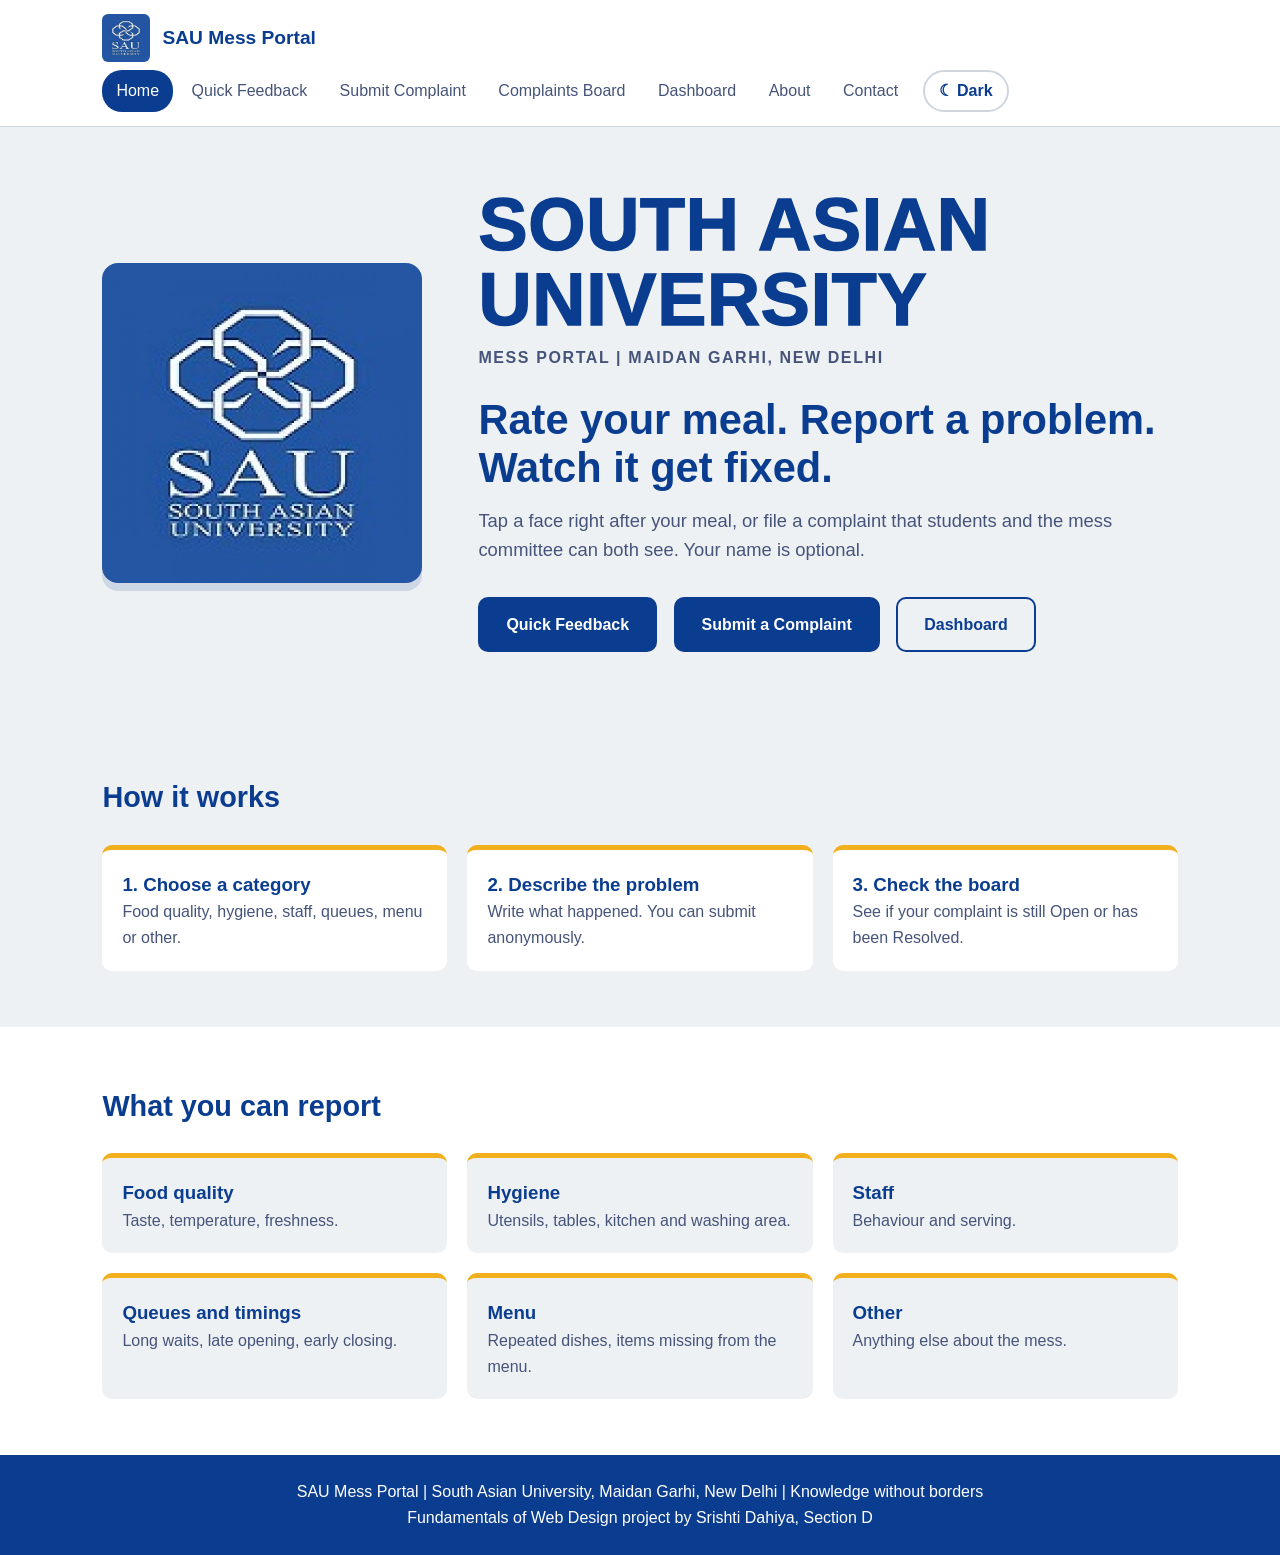
<file: index.html>
<!DOCTYPE html>
<html lang="en">
<head>
  <meta charset="UTF-8">
  <meta name="viewport" content="width=device-width, initial-scale=1.0">
  <title>SAU Mess Portal</title>
  <script>try{var t=localStorage.getItem("messTheme")||(matchMedia("(prefers-color-scheme: dark)").matches?"dark":"light");document.documentElement.dataset.theme=t}catch(e){}</script>
  <link rel="icon" href="images/logo.png">
  <link rel="stylesheet" href="css/style.css?v=6">
</head>
<body>
  <header>
    <a class="brand" href="index.html"><img class="logo" src="images/logo.png" alt="South Asian University logo" onerror="this.hidden=true;this.parentNode.classList.add('nologo')">SAU Mess Portal</a>
    <nav>
      <a class="active" href="../index.html">Home</a>
      <a href="pages/feedback.html">Quick Feedback</a>
      <a href="pages/submit.html">Submit Complaint</a>
      <a href="pages/board.html">Complaints Board</a>
      <a href="pages/dashboard.html">Dashboard</a>
      <a href="pages/about.html">About</a>
      <a href="pages/contact.html">Contact</a>
    </nav>
  </header>

  <section class="hero hero-split">
    <img class="hero-logo" src="images/logo.png" alt="South Asian University logo" onerror="this.hidden=true">
    <div class="hero-content">
      <p class="uni-name">South Asian University</p>
      <p class="uni-sub">Mess Portal | Maidan Garhi, New Delhi</p>
      <h1>Rate your meal. Report a problem. Watch it get fixed.</h1>
      <p>Tap a face right after your meal, or file a complaint that students and the mess committee can both see. Your name is optional.</p>
      <a class="btn" href="pages/feedback.html">Quick Feedback</a>
      <a class="btn" href="pages/submit.html">Submit a Complaint</a>
      <a class="btn light" href="pages/dashboard.html">Dashboard</a>
    </div>
  </section>

  <section>
    <h2>How it works</h2>
    <div class="grid">
      <div><h3>1. Choose a category</h3><p>Food quality, hygiene, staff, queues, menu or other.</p></div>
      <div><h3>2. Describe the problem</h3><p>Write what happened. You can submit anonymously.</p></div>
      <div><h3>3. Check the board</h3><p>See if your complaint is still Open or has been Resolved.</p></div>
    </div>
  </section>

  <section class="tint">
    <h2>What you can report</h2>
    <div class="grid">
      <div><h3>Food quality</h3><p>Taste, temperature, freshness.</p></div>
      <div><h3>Hygiene</h3><p>Utensils, tables, kitchen and washing area.</p></div>
      <div><h3>Staff</h3><p>Behaviour and serving.</p></div>
      <div><h3>Queues and timings</h3><p>Long waits, late opening, early closing.</p></div>
      <div><h3>Menu</h3><p>Repeated dishes, items missing from the menu.</p></div>
      <div><h3>Other</h3><p>Anything else about the mess.</p></div>
    </div>
  </section>

  <footer>SAU Mess Portal | South Asian University, Maidan Garhi, New Delhi | Knowledge without borders<br>Fundamentals of Web Design project by Srishti Dahiya, Section D</footer>
  <script src="js/script.js"></script>
</body>
</html>
</file>
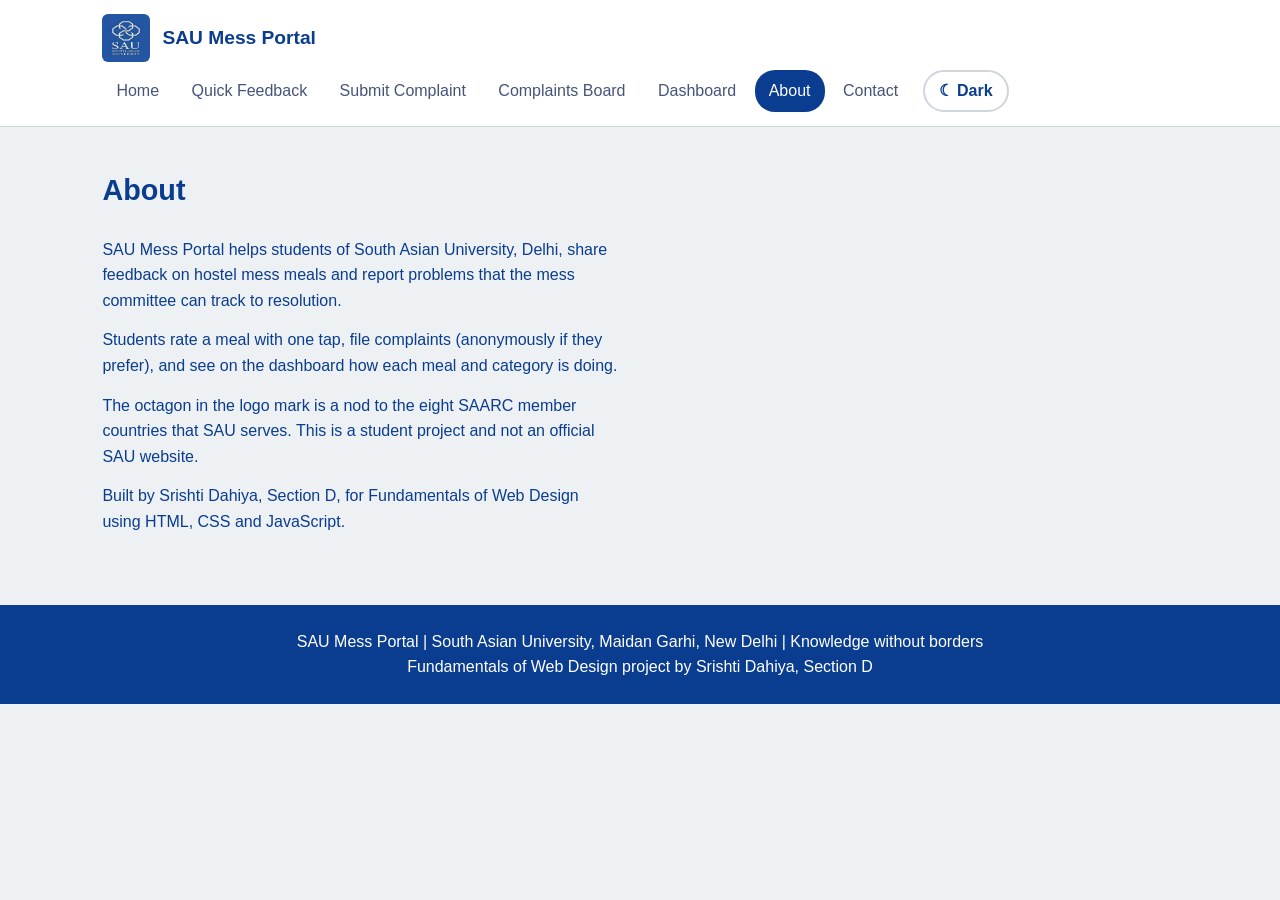
<file: pages/about.html>
<!DOCTYPE html>
<html lang="en">
<head>
  <meta charset="UTF-8">
  <meta name="viewport" content="width=device-width, initial-scale=1.0">
  <title>About | SAU Mess Portal</title>
  <script>try{var t=localStorage.getItem("messTheme")||(matchMedia("(prefers-color-scheme: dark)").matches?"dark":"light");document.documentElement.dataset.theme=t}catch(e){}</script>
  <link rel="icon" href="../images/logo.png">
  <link rel="stylesheet" href="../css/style.css?v=6">
</head>
<body>
  <header>
    <a class="brand" href="../index.html"><img class="logo" src="../images/logo.png" alt="South Asian University logo" onerror="this.hidden=true;this.parentNode.classList.add('nologo')">SAU Mess Portal</a>
    <nav>
      <a href="../index.html">Home</a>
      <a href="../pages/feedback.html">Quick Feedback</a>
      <a href="../pages/submit.html">Submit Complaint</a>
      <a href="../pages/board.html">Complaints Board</a>
      <a href="../pages/dashboard.html">Dashboard</a>
      <a class="active" href="../pages/about.html">About</a>
      <a href="../pages/contact.html">Contact</a>
    </nav>
  </header>
  <main><section class="prose">
    <h2>About</h2>
    <p>SAU Mess Portal helps students of South Asian University, Delhi, share feedback on hostel mess meals and report problems that the mess committee can track to resolution.</p>
    <p>Students rate a meal with one tap, file complaints (anonymously if they prefer), and see on the dashboard how each meal and category is doing.</p>
    <p>The octagon in the logo mark is a nod to the eight SAARC member countries that SAU serves. This is a student project and not an official SAU website.</p>
    <p>Built by Srishti Dahiya, Section D, for Fundamentals of Web Design using HTML, CSS and JavaScript.</p>
  </section></main>
  <footer>SAU Mess Portal | South Asian University, Maidan Garhi, New Delhi | Knowledge without borders<br>Fundamentals of Web Design project by Srishti Dahiya, Section D</footer>
  <script src="../js/script.js"></script>
</body>
</html>
</file>
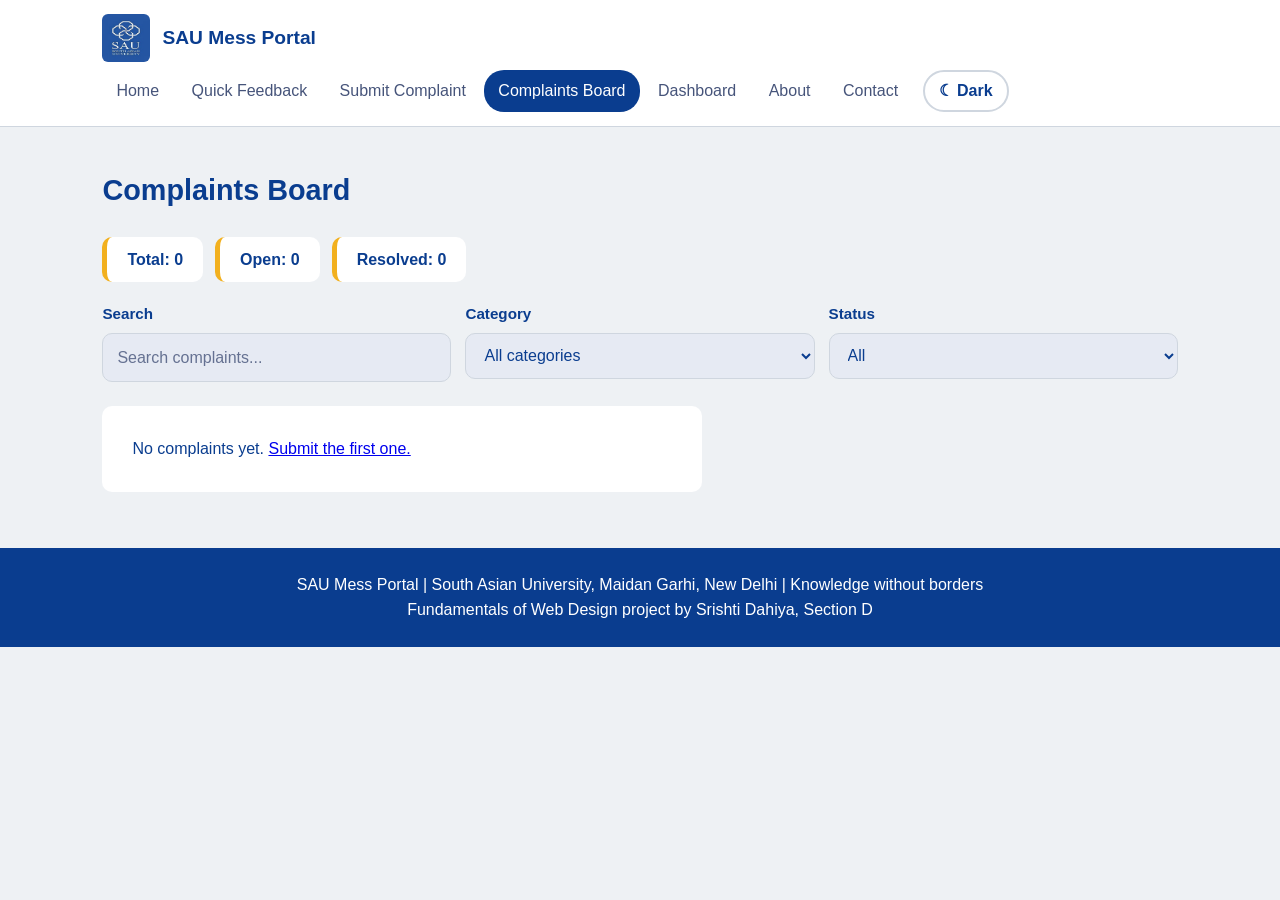
<file: pages/board.html>
<!DOCTYPE html>
<html lang="en">
<head>
  <meta charset="UTF-8">
  <meta name="viewport" content="width=device-width, initial-scale=1.0">
  <title>Complaints Board | SAU Mess Portal</title>
  <script>try{var t=localStorage.getItem("messTheme")||(matchMedia("(prefers-color-scheme: dark)").matches?"dark":"light");document.documentElement.dataset.theme=t}catch(e){}</script>
  <link rel="icon" href="../images/logo.png">
  <link rel="stylesheet" href="../css/style.css?v=6">
</head>
<body>
  <header>
    <a class="brand" href="../index.html"><img class="logo" src="../images/logo.png" alt="South Asian University logo" onerror="this.hidden=true;this.parentNode.classList.add('nologo')">SAU Mess Portal</a>
    <nav>
      <a href="../index.html">Home</a>
      <a href="../pages/feedback.html">Quick Feedback</a>
      <a href="../pages/submit.html">Submit Complaint</a>
      <a class="active" href="../pages/board.html">Complaints Board</a>
      <a href="../pages/dashboard.html">Dashboard</a>
      <a href="../pages/about.html">About</a>
      <a href="../pages/contact.html">Contact</a>
    </nav>
  </header>
  <main><section>
    <h2>Complaints Board</h2>
    <div class="stats" id="stats"></div>
    <div class="filters">
      <div><label for="q">Search</label><input type="search" id="q" placeholder="Search complaints..."></div>
      <div><label for="fCat">Category</label><select id="fCat"><option value="">All categories</option><option>Food quality</option><option>Hygiene</option><option>Staff</option><option>Queues and timings</option><option>Menu</option><option>Other</option></select></div>
      <div><label for="fStatus">Status</label><select id="fStatus"><option value="">All</option><option>Open</option><option>Resolved</option></select></div>
    </div>
    <div class="cards" id="cards"></div>
  </section></main>
  <footer>SAU Mess Portal | South Asian University, Maidan Garhi, New Delhi | Knowledge without borders<br>Fundamentals of Web Design project by Srishti Dahiya, Section D</footer>
  <script src="../js/script.js"></script>
</body></html>
</file>
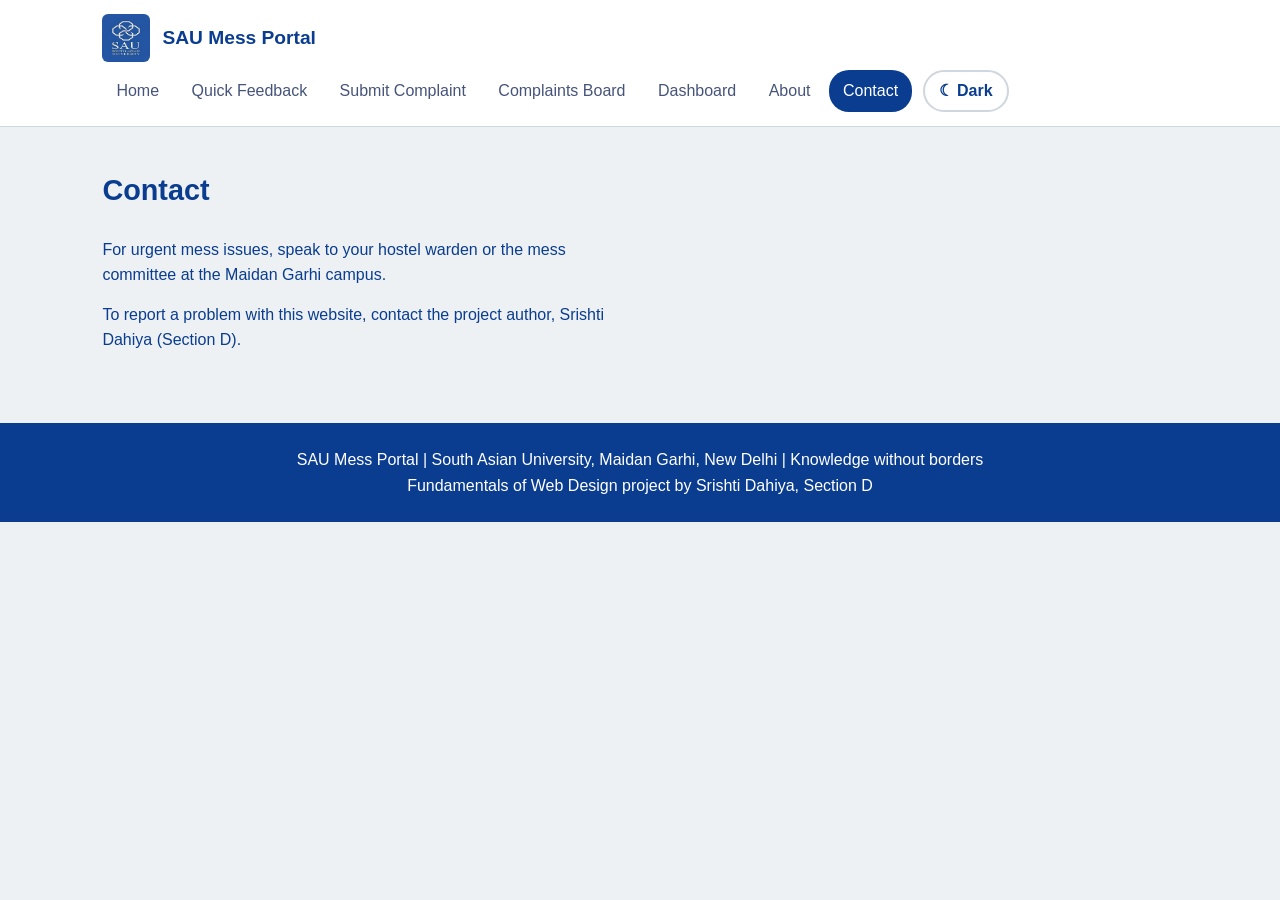
<file: pages/contact.html>
<!DOCTYPE html>
<html lang="en">
<head>
  <meta charset="UTF-8">
  <meta name="viewport" content="width=device-width, initial-scale=1.0">
  <title>Contact | SAU Mess Portal</title>
  <script>try{var t=localStorage.getItem("messTheme")||(matchMedia("(prefers-color-scheme: dark)").matches?"dark":"light");document.documentElement.dataset.theme=t}catch(e){}</script>
  <link rel="icon" href="../images/logo.png">
  <link rel="stylesheet" href="../css/style.css?v=6">
</head>
<body>
  <header>
    <a class="brand" href="../index.html"><img class="logo" src="../images/logo.png" alt="South Asian University logo" onerror="this.hidden=true;this.parentNode.classList.add('nologo')">SAU Mess Portal</a>
    <nav>
      <a href="../index.html">Home</a>
      <a href="../pages/feedback.html">Quick Feedback</a>
      <a href="../pages/submit.html">Submit Complaint</a>
      <a href="../pages/board.html">Complaints Board</a>
      <a href="../pages/dashboard.html">Dashboard</a>
      <a href="../pages/about.html">About</a>
      <a class="active" href="../pages/contact.html">Contact</a>
    </nav>
  </header>
  <main><section class="prose">
    <h2>Contact</h2>
    <p>For urgent mess issues, speak to your hostel warden or the mess committee at the Maidan Garhi campus.</p>
    <p>To report a problem with this website, contact the project author, Srishti Dahiya (Section D).</p>
  </section></main>
  <footer>SAU Mess Portal | South Asian University, Maidan Garhi, New Delhi | Knowledge without borders<br>Fundamentals of Web Design project by Srishti Dahiya, Section D</footer>
  <script src="../js/script.js"></script>
</body>
</html>
</file>
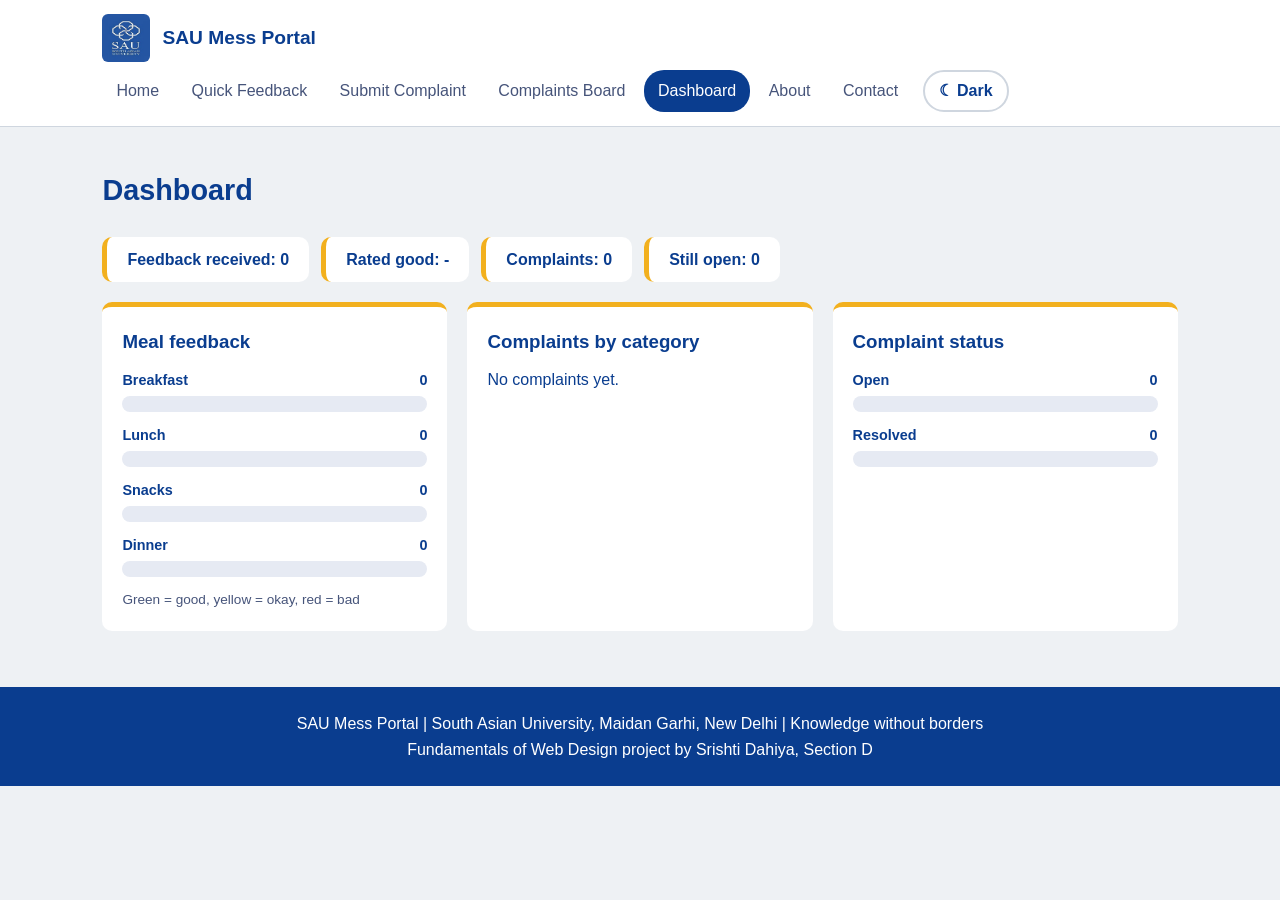
<file: pages/dashboard.html>
<!DOCTYPE html>
<html lang="en">
<head>
  <meta charset="UTF-8">
  <meta name="viewport" content="width=device-width, initial-scale=1.0">
  <title>Dashboard | SAU Mess Portal</title>
  <script>try{var t=localStorage.getItem("messTheme")||(matchMedia("(prefers-color-scheme: dark)").matches?"dark":"light");document.documentElement.dataset.theme=t}catch(e){}</script>
  <link rel="icon" href="../images/logo.png">
  <link rel="stylesheet" href="../css/style.css?v=6">
</head>
<body>
  <header>
    <a class="brand" href="../index.html"><img class="logo" src="../images/logo.png" alt="South Asian University logo" onerror="this.hidden=true;this.parentNode.classList.add('nologo')">SAU Mess Portal</a>
    <nav>
      <a href="../index.html">Home</a>
      <a href="../pages/feedback.html">Quick Feedback</a>
      <a href="../pages/submit.html">Submit Complaint</a>
      <a href="../pages/board.html">Complaints Board</a>
      <a class="active" href="../pages/dashboard.html">Dashboard</a>
      <a href="../pages/about.html">About</a>
      <a href="../pages/contact.html">Contact</a>
    </nav>
  </header>
  <main><section>
    <h2>Dashboard</h2>
    <div class="stats" id="dStats"></div>
    <div class="dash">
      <div class="panel"><h3>Meal feedback</h3><div id="mealBars">Loading...</div><p class="legend">Green = good, yellow = okay, red = bad</p></div>
      <div class="panel"><h3>Complaints by category</h3><div id="catBars"></div></div>
      <div class="panel"><h3>Complaint status</h3><div id="statusBars"></div></div>
    </div>
  </section></main>
  <footer>SAU Mess Portal | South Asian University, Maidan Garhi, New Delhi | Knowledge without borders<br>Fundamentals of Web Design project by Srishti Dahiya, Section D</footer>
  <script src="../js/script.js"></script>
</body>
</html>
</file>
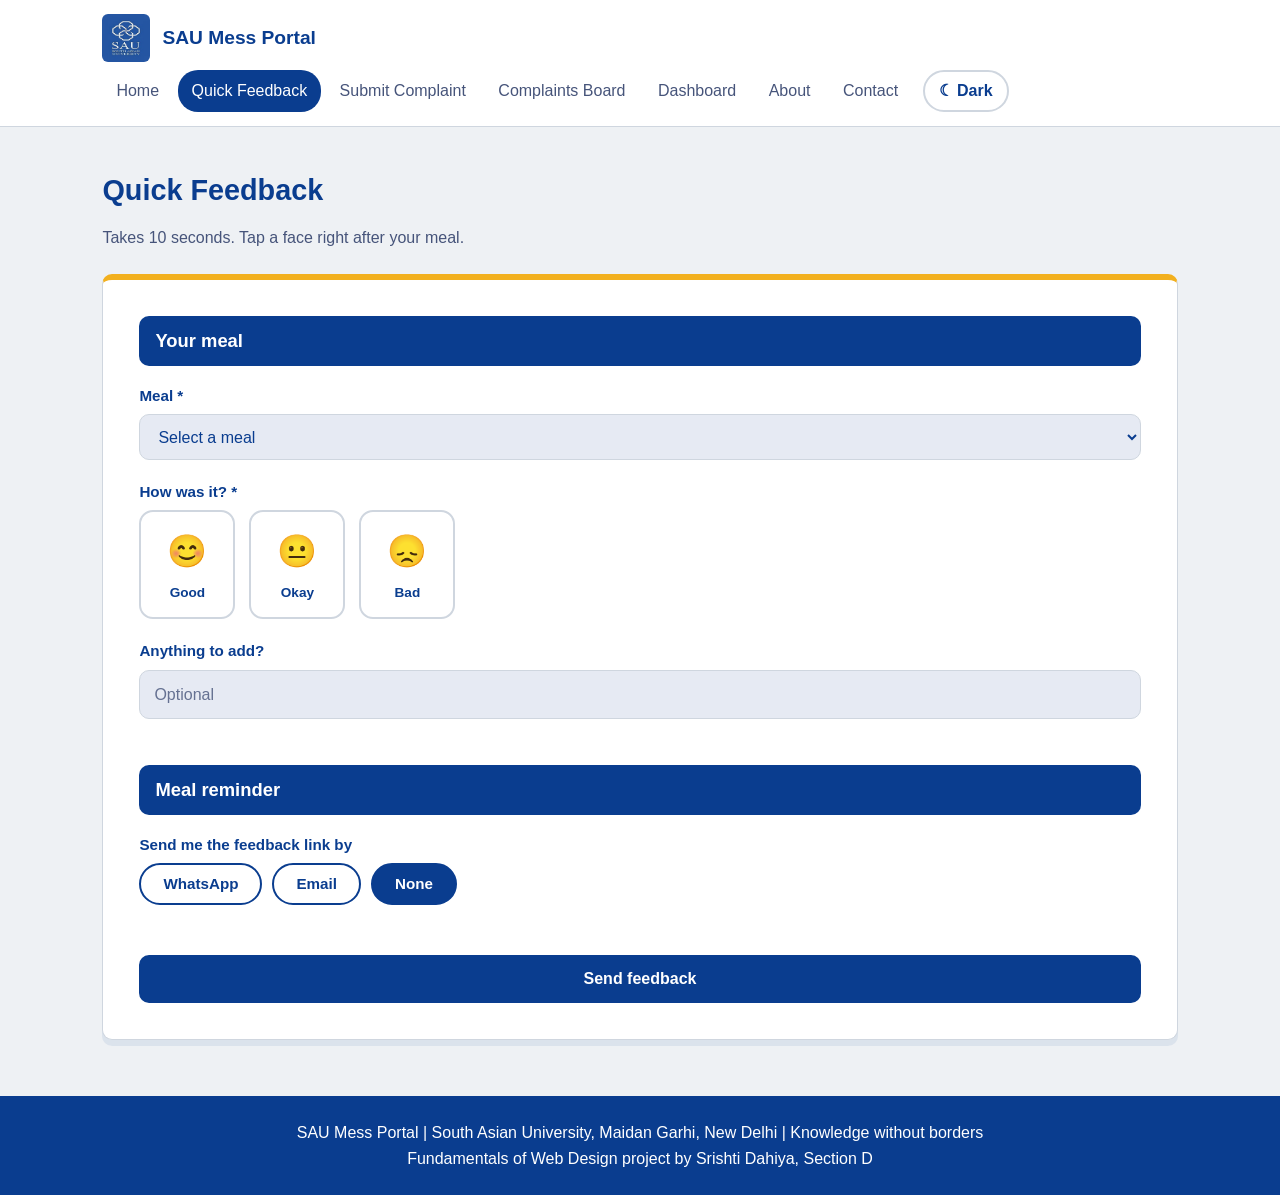
<file: pages/feedback.html>
<!DOCTYPE html>
<html lang="en">
<head>
  <meta charset="UTF-8">
  <meta name="viewport" content="width=device-width, initial-scale=1.0">
  <title>Quick Feedback | SAU Mess Portal</title>
  <script>try{var t=localStorage.getItem("messTheme")||(matchMedia("(prefers-color-scheme: dark)").matches?"dark":"light");document.documentElement.dataset.theme=t}catch(e){}</script>
  <link rel="icon" href="../images/logo.png">
  <link rel="stylesheet" href="../css/style.css?v=6">
</head>
<body>
  <header>
    <a class="brand" href="../index.html"><img class="logo" src="../images/logo.png" alt="South Asian University logo" onerror="this.hidden=true;this.parentNode.classList.add('nologo')">SAU Mess Portal</a>
    <nav>
      <a href="../index.html">Home</a>
      <a class="active" href="../pages/feedback.html">Quick Feedback</a>
      <a href="../pages/submit.html">Submit Complaint</a>
      <a href="../pages/board.html">Complaints Board</a>
      <a href="../pages/dashboard.html">Dashboard</a>
      <a href="..pages/about.html">About</a>
      <a href="../pages/contact.html">Contact</a>
    </nav>
  </header>
  <main><section>
    <h2>Quick Feedback</h2>
    <p class="form-intro">Takes 10 seconds. Tap a face right after your meal.</p>
    <div class="msg" id="fbDone" role="status" hidden>Thank you! Your feedback was recorded. <span id="fbLink"></span></div>
    <form class="feedback-form" id="feedbackForm">
      <fieldset>
        <legend>Your meal</legend>
        <div class="field"><label for="fmeal">Meal *</label><select id="fmeal" name="meal" required><option value="">Select a meal</option><option>Breakfast</option><option>Lunch</option><option>Snacks</option><option>Dinner</option></select></div>
        <div class="field"><span class="label">How was it? *</span>
          <div class="faces">
            <label><input type="radio" name="mood" value="Happy" required><span>&#128522;<small>Good</small></span></label>
            <label><input type="radio" name="mood" value="Neutral"><span>&#128528;<small>Okay</small></span></label>
            <label><input type="radio" name="mood" value="Sad"><span>&#128542;<small>Bad</small></span></label>
          </div></div>
        <div class="field"><label for="fcomment">Anything to add?</label><input type="text" id="fcomment" name="comment" maxlength="200" placeholder="Optional"></div>
      </fieldset>
      <fieldset>
        <legend>Meal reminder</legend>
        <div class="field"><span class="label">Send me the feedback link by</span>
          <div class="options">
            <label class="high"><input type="radio" name="notify" value="whatsapp"><span>WhatsApp</span></label>
            <label class="high"><input type="radio" name="notify" value="email"><span>Email</span></label>
            <label class="high"><input type="radio" name="notify" value="none" checked><span>None</span></label>
          </div></div>
        <div class="field" id="contactWrap" hidden><label for="contact" id="contactLabel">Contact</label><input type="text" id="contact" name="contact"></div>
      </fieldset>
      <button type="submit" class="btn submit-btn">Send feedback</button>
    </form>
  </section></main>
  <footer>SAU Mess Portal | South Asian University, Maidan Garhi, New Delhi | Knowledge without borders<br>Fundamentals of Web Design project by Srishti Dahiya, Section D</footer>
  <script src="../js/script.js"></script>
</body>
</html>
</file>
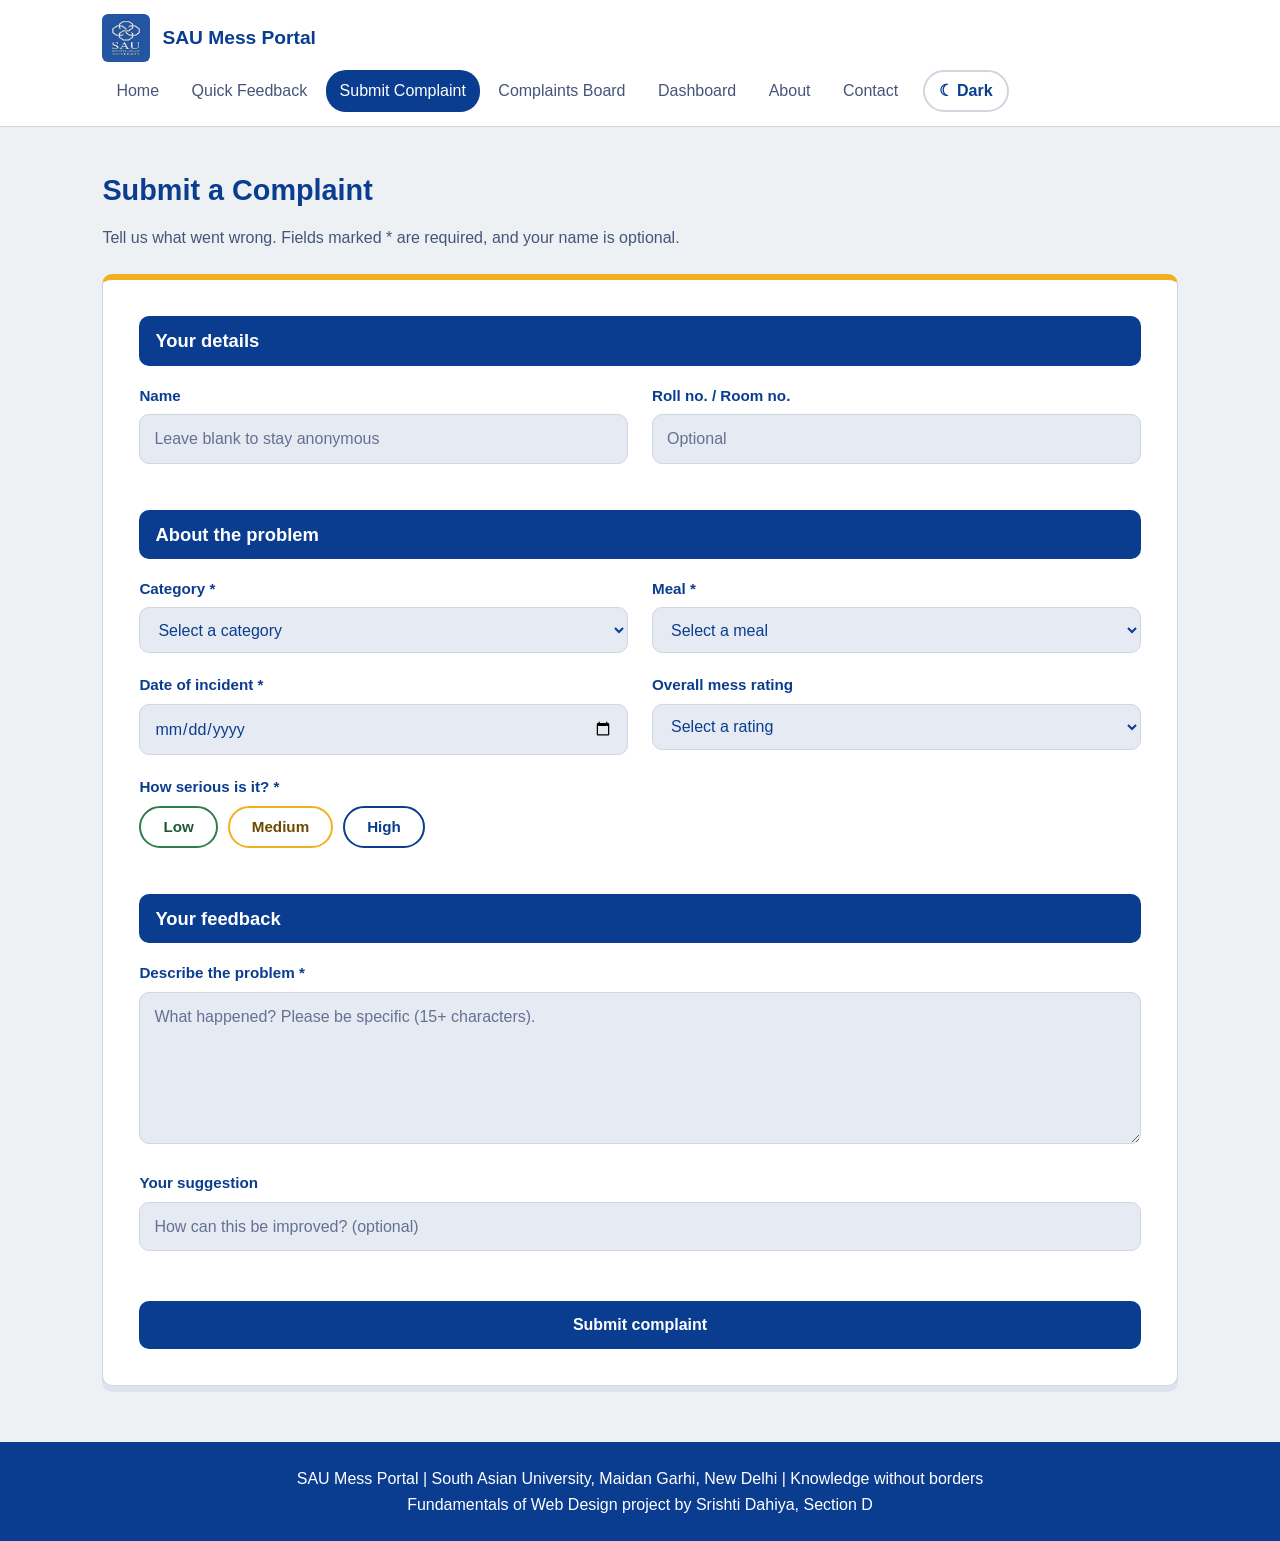
<file: pages/submit.html>
<!DOCTYPE html>
<html lang="en">
<head>
  <meta charset="UTF-8">
  <meta name="viewport" content="width=device-width, initial-scale=1.0">
  <title>Submit Complaint | SAU Mess Portal</title>
  <script>try{var t=localStorage.getItem("messTheme")||(matchMedia("(prefers-color-scheme: dark)").matches?"dark":"light");document.documentElement.dataset.theme=t}catch(e){}</script>
  <link rel="icon" href="../images/logo.png">
  <link rel="stylesheet" href="../css/style.css?v=6">
</head>
<body>
  <header>
    <a class="brand" href="../index.html"><img class="logo" src="../images/logo.png" alt="South Asian University logo" onerror="this.hidden=true;this.parentNode.classList.add('nologo')">SAU Mess Portal</a>
    <nav>
      <a href="../index.html">Home</a>
      <a href="../pages/feedback.html">Quick Feedback</a>
      <a class="active" href="../pages/submit.html">Submit Complaint</a>
      <a href="../pages/board.html">Complaints Board</a>
      <a href="../pages/dashboard.html">Dashboard</a>
      <a href="../pages/about.html">About</a>
      <a href="../pages/contact.html">Contact</a>
    </nav>
  </header>
  <main><section>
    <h2>Submit a Complaint</h2>
    <p class="form-intro">Tell us what went wrong. Fields marked * are required, and your name is optional.</p>
    <div class="msg" id="msg" role="status" hidden>Complaint submitted! <a href="board.html">View it on the board</a></div>
    <form class="feedback-form" id="complaintForm">
      <fieldset>
        <legend>Your details</legend>
        <div class="row">
          <div class="field"><label for="name">Name</label><input type="text" id="name" name="name" placeholder="Leave blank to stay anonymous"></div>
          <div class="field"><label for="roll">Roll no. / Room no.</label><input type="text" id="roll" name="roll" placeholder="Optional"></div>
        </div>
      </fieldset>
      <fieldset>
        <legend>About the problem</legend>
        <div class="row">
          <div class="field"><label for="category">Category *</label>
            <select id="category" name="category" required><option value="">Select a category</option><option>Food quality</option><option>Hygiene</option><option>Staff</option><option>Queues and timings</option><option>Menu</option><option>Other</option></select></div>
          <div class="field"><label for="meal">Meal *</label>
            <select id="meal" name="meal" required><option value="">Select a meal</option><option>Breakfast</option><option>Lunch</option><option>Snacks</option><option>Dinner</option></select></div>
        </div>
        <div class="row">
          <div class="field"><label for="date">Date of incident *</label><input type="date" id="date" name="date" required></div>
          <div class="field"><label for="rating">Overall mess rating</label>
            <select id="rating" name="rating"><option value="">Select a rating</option><option value="5">5 - Excellent</option><option value="4">4 - Good</option><option value="3">3 - Average</option><option value="2">2 - Poor</option><option value="1">1 - Very poor</option></select></div>
        </div>
        <div class="field"><span class="label">How serious is it? *</span>
          <div class="options">
            <label class="low"><input type="radio" name="priority" value="Low" required><span>Low</span></label>
            <label class="medium"><input type="radio" name="priority" value="Medium"><span>Medium</span></label>
            <label class="high"><input type="radio" name="priority" value="High"><span>High</span></label>
          </div>
        </div>
      </fieldset>
      <fieldset>
        <legend>Your feedback</legend>
        <div class="field"><label for="comment">Describe the problem *</label><textarea id="comment" name="comment" rows="5" minlength="15" maxlength="500" required placeholder="What happened? Please be specific (15+ characters)."></textarea></div>
        <div class="field"><label for="suggestion">Your suggestion</label><input type="text" id="suggestion" name="suggestion" placeholder="How can this be improved? (optional)"></div>
      </fieldset>
      <button type="submit" class="btn submit-btn">Submit complaint</button>
    </form>
  </section></main>
  <footer>SAU Mess Portal | South Asian University, Maidan Garhi, New Delhi | Knowledge without borders<br>Fundamentals of Web Design project by Srishti Dahiya, Section D</footer>
  <script src="../js/script.js"></script>
</body></html>
</file>
<file: css/style.css>
:root{--ink:#0a3d8f;--blue:#0a3d8f;--muted:#46547a;--bg:#eef1f4;--card:#fff;--field:#e6eaf3;--line:#cfd6df;--bar:#0a3d8f;--green-text:#1d5a37;--amber-text:#6b4a00;color-scheme:light}
:root[data-theme="dark"]{--ink:#dbe7ff;--blue:#1f56b8;--muted:#a9b6d6;--bg:#0e1424;--card:#171f36;--field:#202a47;--line:#2c3860;--bar:#5b8def;--green-text:#7ad1a0;--amber-text:#f2c14e;color-scheme:dark}
::placeholder{color:var(--muted);opacity:.8}
* { box-sizing: border-box; margin: 0; }
body { font-family: "Segoe UI", Arial, sans-serif; color: var(--ink); background: var(--bg); line-height: 1.6; }
header { display: flex; flex-wrap: wrap; justify-content: space-between; align-items: center; gap: 8px 24px;
  padding: 14px 8%; background: var(--card); border-bottom: 1px solid var(--line); position: sticky; top: 0; z-index: 5; }
.brand { font-weight: 700; font-size: 1.2rem; text-decoration: none; color: inherit; }
nav a { display: inline-block; padding: 8px 14px; border-radius: 20px; text-decoration: none; color: var(--muted); }
nav a:hover { background: var(--bg); }
nav a.active { background: var(--blue); color: #fff; }
section { padding: 56px 8%; }
h2 { font-size: 1.8rem; margin-bottom: 24px; }
.hero { text-align: center; padding: 90px 8%; }
.hero h1 { font-size: clamp(2rem, 6vw, 3.4rem); line-height: 1.15; max-width: 14em; margin: 0 auto 16px; }
.hero p { max-width: 36em; margin: 0 auto 28px; font-size: 1.15rem; color: var(--muted); }
.btn { display: inline-block; margin: 6px; padding: 13px 26px; border-radius: 10px; border: 2px solid var(--blue);
  background: var(--blue); color: #fff; font-weight: 600; text-decoration: none; }
.btn.light { background: transparent; color: var(--ink); border-color: var(--ink); }
.btn:hover { background: #f2b01e; border-color: #f2b01e; color: #0a3d8f; }
.grid { display: grid; grid-template-columns: repeat(auto-fit, minmax(280px, 1fr)); gap: 20px; max-width: 1100px; }
.grid div { background: var(--card); padding: 20px; border-radius: 10px; border-top: 5px solid #f2b01e; }
.grid p { color: var(--muted); }
.tint { background: var(--card); }
.tint .grid div { background: var(--bg); }
footer { text-align: center; padding: 24px 8%; background: var(--blue); color: #fff; }
main section { padding: 40px 8% 56px; }
.form-intro { margin: -12px 0 24px; max-width: none; color: var(--muted); }
.feedback-form { width: 100%; max-width: none; padding: 10px 36px 36px; background: var(--card); border: 1px solid var(--line); border-top: 6px solid #f2b01e; border-radius: 10px; box-shadow: 0 6px 0 rgba(10,61,143,.08); }
fieldset { border: 0; margin: 26px 0 0; padding: 0; min-width: 0; }
legend { float: left; width: 100%; margin: 0 0 18px; padding: 10px 16px; background: var(--blue); color: #fff; border-radius: 10px; font-size: 1.15rem; font-weight: 700; }
fieldset > .row, fieldset > .field { clear: both; }
.field { margin-bottom: 20px; }
label, .label { display: block; margin-bottom: 6px; font-size: .95rem; font-weight: 600; }
input[type=text], input[type=date], input[type=search], input[type=password], select, textarea { width: 100%; min-height: 46px; padding: 11px 14px; border: 1.5px solid var(--line); border-radius: 10px; background: var(--field); font: inherit; color: var(--ink); }
textarea { min-height: 120px; resize: vertical; }
input:focus, select:focus, textarea:focus { outline: 3px solid var(--ink); outline-offset: 1px; background: var(--card); }
.row { display: flex; flex-wrap: wrap; gap: 0 24px; }
.row .field { flex: 1; min-width: 220px; }
.options { display: flex; flex-wrap: wrap; gap: 10px; }
.options label { margin: 0; cursor: pointer; position: relative; }
.options input { position: absolute; opacity: 0; }
.options span { display: inline-block; padding: 7px 22px; border: 2px solid; border-radius: 999px; background: var(--card); font-weight: 600; }
.low span { border-color: #2f7d4e; color: var(--green-text); } .medium span { border-color: #f2b01e; color: var(--amber-text); } .high span { border-color: var(--ink); }
.low input:checked + span { background: #2f7d4e; color: #fff; } .medium input:checked + span { background: #f2b01e; color: #0a3d8f; } .high input:checked + span { background: var(--blue); color: #fff; }
.options input:focus-visible + span { outline: 3px solid #f2b01e; outline-offset: 2px; }
.submit-btn { display: block; width: 100%; margin: 30px 0 0; cursor: pointer; font-size: 1rem; }
.msg { max-width: none; margin-bottom: 20px; padding: 14px 18px; border-radius: 10px; background: #dff3e6; border: 1px solid #2f7d4e; color: #1d5a37; font-weight: 600; }
.msg a { color: inherit; }
[hidden] { display: none !important; }
.stats { display: flex; flex-wrap: wrap; gap: 12px; margin-bottom: 20px; }
.stat { background: var(--card); padding: 10px 20px; border-radius: 10px; border-left: 5px solid #f2b01e; font-weight: 600; }
.filters { display: grid; grid-template-columns: repeat(auto-fit, minmax(200px, 1fr)); gap: 14px; max-width: 1100px; margin-bottom: 24px; }
.cards { display: grid; grid-template-columns: repeat(auto-fit, minmax(300px, 1fr)); gap: 20px; max-width: 1100px; }
.card { background: var(--card); padding: 20px; border-radius: 10px; border-top: 5px solid #f2b01e; display: flex; flex-direction: column; gap: 10px; }
.card.resolved { border-top-color: #2f7d4e; }
.card h3 { font-size: 1.1rem; }
.card .meta { font-size: .85rem; color: var(--muted); }
.tag { display: inline-block; padding: 2px 12px; border-radius: 999px; font-size: .8rem; font-weight: 700; margin-right: 6px; background: var(--bg); }
.tag.p-High { background: var(--blue); color: #fff; } .tag.p-Medium { background: #f2b01e; color: #0a3d8f; } .tag.p-Low { background: #2f7d4e; color: #fff; }
.tag.s-Open { background: #fde2c8; color: #7a3d00; } .tag.s-Resolved { background: #dff3e6; color: #1d5a37; }
.card-actions { display: flex; gap: 8px; margin-top: auto; }
.card-actions button { padding: 7px 14px; border-radius: 8px; border: 2px solid var(--ink); background: var(--card); color: var(--ink); font-weight: 600; cursor: pointer; font: inherit; }
.card-actions button:hover { background: #f2b01e; border-color: #f2b01e; color: #0a3d8f; }
.empty { background: var(--card); padding: 30px; border-radius: 10px; max-width: 600px; }
.prose { max-width: 720px; }
.prose p { margin-bottom: 14px; }
@media (max-width: 600px) { .feedback-form { padding: 4px 20px 28px; } }
.brand.nologo::before{content:"";display:inline-block;width:26px;height:26px;margin-right:10px;vertical-align:middle;background: var(--blue);clip-path:polygon(30% 0,70% 0,100% 30%,100% 70%,70% 100%,30% 100%,0 70%,0 30%)}
.kicker{font-weight:700;letter-spacing:.12em;text-transform:uppercase;color: var(--ink);font-size:.85rem;margin-bottom:10px}
.faces{display:flex;flex-wrap:wrap;gap:14px}.faces label{margin:0;cursor:pointer;position:relative}.faces input{position:absolute;opacity:0}
.faces span{display:flex;flex-direction:column;align-items:center;gap:4px;width:96px;padding:14px 0;border:2px solid var(--line);border-radius:14px;background: var(--card);font-size:2rem}
.faces small{font-size:.85rem;font-weight:600}.faces input:checked+span{border-color:var(--ink);background: var(--field);box-shadow:0 0 0 3px #f2b01e}.faces input:focus-visible+span{outline:3px solid #f2b01e}
.dash{display:grid;grid-template-columns:repeat(auto-fit,minmax(300px,1fr));gap:20px;max-width:1100px}
.panel{background: var(--card);padding:20px;border-radius:10px;border-top:5px solid #f2b01e}.panel h3{margin-bottom:10px}
.bar-row{margin:12px 0}.bar-label{display:flex;justify-content:space-between;font-size:.9rem;font-weight:600;margin-bottom:4px}
.bar{display:flex;height:16px;border-radius:8px;overflow:hidden;background: var(--field)}.bar i{display:block;height:100%}
.bar .h{background:#2f7d4e}.bar .n{background:#f2b01e}.bar .s{background:#c0392b}.bar .one{background:var(--bar)}
.legend{font-size:.85rem;color: var(--muted);margin-top:8px}
.logo{height:38px;width:auto;margin-right:10px;vertical-align:middle}.hero-logo{display:block;height:110px;width:auto;margin:0 auto 14px}
.logo{border-radius:6px}.hero-logo{border-radius:12px;box-shadow:0 6px 0 rgba(10,61,143,.12)}
.brand{display:inline-flex;align-items:center}.logo{height:48px;width:48px;object-fit:cover;margin-right:12px}
.hero-brand{display:flex;flex-wrap:wrap;align-items:center;justify-content:center;gap:22px;margin-bottom:28px}
.hero-brand .hero-logo{margin:0;height:130px;width:130px;object-fit:cover}
.hero-brand-text{text-align:left}
.uni-name{font-size:clamp(2.2rem,6vw,3.8rem);font-weight:800;line-height:1.05;color: var(--ink)}
.uni-sub{font-weight:600;letter-spacing:.08em;text-transform:uppercase;color: var(--muted);font-size:.95rem;margin-top:6px}
@media (max-width:600px){.hero-brand{flex-direction:column}.hero-brand-text{text-align:center}}
.hero.hero-split{display:flex;align-items:center;gap:56px;text-align:left;padding:60px 8%}
.hero-split .hero-logo{display:block;flex-shrink:0;width:clamp(200px,26vw,320px);height:auto;aspect-ratio:1/1;object-fit:contain;margin:0;border-radius:16px;box-shadow:0 8px 0 rgba(10,61,143,.14)}
.hero-split .hero-content{flex:1;min-width:0}
.hero .uni-name{font-size:clamp(2.4rem,6.5vw,4.6rem);font-weight:900;line-height:1.02;text-transform:uppercase;letter-spacing:.01em;color: var(--ink);-webkit-text-stroke:1.5px var(--ink);max-width:none;margin:0 0 8px}
.hero .uni-sub{font-size:1rem;font-weight:700;letter-spacing:.1em;text-transform:uppercase;color: var(--muted);max-width:none;margin:0 0 26px}
.hero-split h1{max-width:none;margin:0 0 14px;font-size:clamp(1.7rem,3.6vw,2.6rem)}
.hero-split .hero-content>p:not(.uni-name):not(.uni-sub){margin:0 0 26px}
.hero-split .btn{margin:6px 12px 6px 0}
@media (max-width:760px){.hero.hero-split{flex-direction:column;text-align:center;gap:28px}.hero-split .hero-logo{width:min(70vw,260px)}.hero-split .btn{margin:6px}}
.hint{font-size:.9rem;color: var(--muted);margin-bottom:16px}
.check{display:flex;gap:10px;align-items:center;cursor:pointer}.check input{width:auto;min-height:0}
.theme-toggle{margin-left:6px;border:2px solid var(--line);background:var(--card);color:var(--ink);border-radius:999px;padding:6px 14px;font:inherit;font-weight:600;cursor:pointer}
.theme-toggle:hover{border-color:#f2b01e}
body{transition:background .2s,color .2s}
</file>
